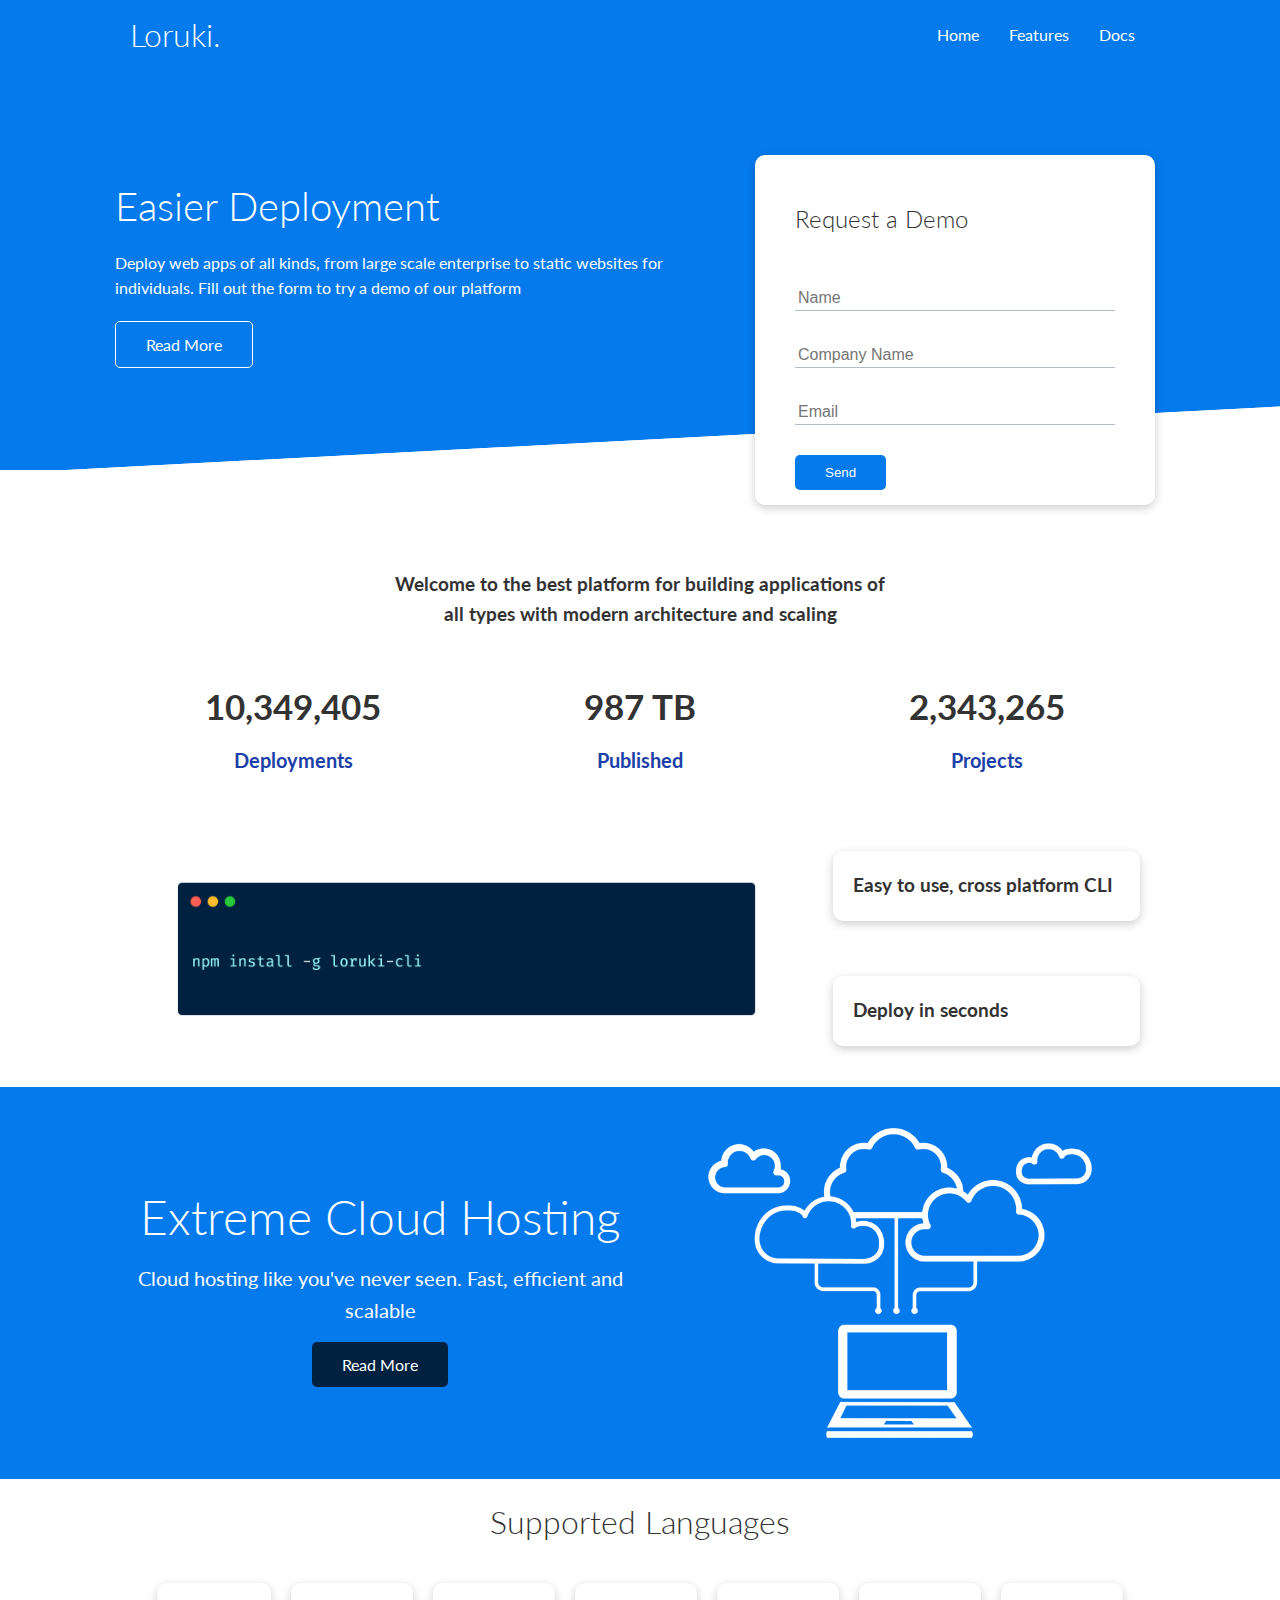
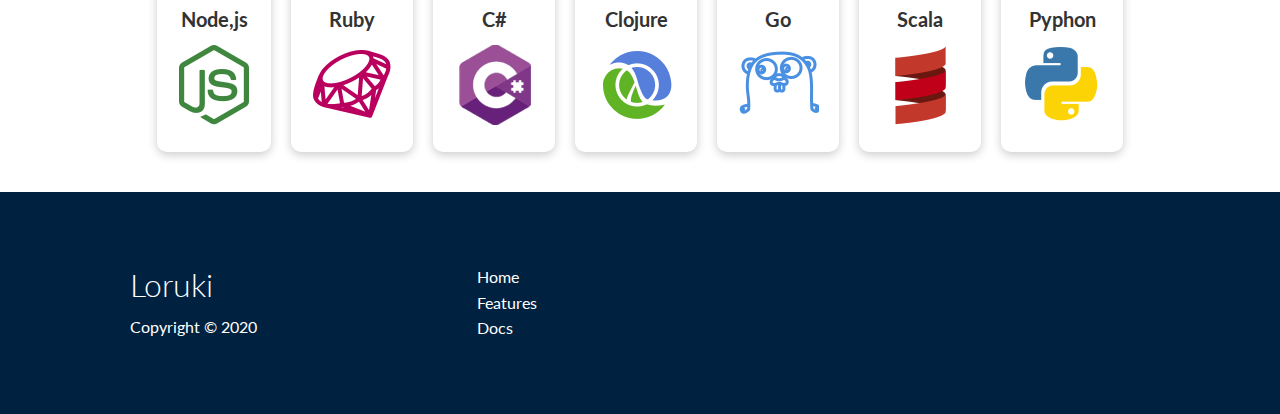
<file: index.html>
<!DOCTYPE html>
<html lang="en">
<head>
    <meta charset="UTF-8">
    <meta name="viewport" content="width=device-width, initial-scale=1.0">
    <link rel="stylesheet" href="https://cdnjs.cloudflare.com/ajax/libs/font-awesome/5.15.3/css/all.min.css" integrity="sha512-iBBXm8fW90+nuLcSKlbmrPcLa0OT92xO1BIsZ+ywDWZCvqsWgccV3gFoRBv0z+8dLJgyAHIhR35VZc2oM/gI1w==" crossorigin="anonymous" />
    <link rel="stylesheet" href="css/utilities.css">
    <link rel="stylesheet" href="css/style.css">
    <title>Loruki| Cloud Hosting For Everyone</title>
</head>
<body>
    <!-- Navbar -->
    <div class="navbar">
        <div class="container flex">
            <h1 class="logo">Loruki.</h1>
            <nav>
                <ul>
                    <li><a href="index.html">Home</a></li>
                    <li><a href="features.html">Features</a></li>
                    <li><a href="docs.html">Docs</a></li>
                </ul>
            </nav>
        </div>
    </div>

    <!-- Showcase -->
    <section class="showcase">
        <div class="container grid">
            <div class="showcase-text">
                <h1>Easier Deployment</h1>
                <p>Deploy web apps of all kinds, from large scale enterprise to static websites for individuals. Fill out the form to try a demo of our platform</p>
                <a href="features.html" class="btn btn-outline">Read More</a>
            </div>

            <div class="showcase-form card">
                <h2>Request a Demo</h2>
                <form name="contact" method="POST" netlify-honeypot="bot-field" data-netlify="true">
                    <input type="hidden" name="form-name" value="contact">
                    <p class="hidden">
                        <label>Don’t fill this out if you’re human: <input name="bot-field" /></label>
                      </p>

                    <div class="form-control">
                        <input type="text" name="name" placeholder="Name" required>
                    </div>
                    <div class="form-control">
                        <input type="text" name="company" placeholder="Company Name" required>
                    </div>
                    <div class="form-control">
                        <input type="email" name="email" placeholder="Email" required>
                    </div>
                    <input type="submit" value="Send" class="btn btn-primary">
                </form>
            </div>
        </div>
    </section>

    <!-- Stats -->
    <section class="stats">
        <div class="container">
            <h3 class="stats-heading text-center my-1">
                Welcome to the best platform for building applications of all types with modern architecture and scaling
            </h3>
            <div class="grid grid-3 text-center my-4">
                <div>
                    <i class="fas fa-server fa-3x"></i>
                    <h3>10,349,405</h3>
                    <p class="text-secondary">Deployments</p>
                </div>
                <div>
                    <i class="fas fa-upload fa-3x"></i>
                    <h3>987 TB</h3>
                    <p class="text-secondary">Published</p>
                </div>
                <div>
                    <i class="fas fa-project-diagram fa-3x"></i>
                    <h3>2,343,265</h3>
                    <p class="text-secondary">Projects</p>
                </div>
            </div>
        </div>
    </section>

    <!-- Cli -->

    <section class="cli">
        <div class="container grid">
            <img src="images/cli.png" alt="">
            <div class="card">
                <h3>Easy to use, cross platform CLI</h3>
            </div>
            <div class="card">
                <h3>Deploy in seconds</h3>
            </div>
        </div>
    </section>

    <!-- Cloud -->

    <section class="cloud bg-primary my-2 py-2">
        <div class="container grid">
            <div class="text-center">
                <h2 class="lg">Extreme Cloud Hosting</h2>
                <p class="lead my-1">Cloud hosting like you've never seen. Fast, efficient and scalable</p>
                <a href="features.html" class="btn btn-dark">Read More</a>
            </div>
            <img src="images/cloud.png" alt="">
        </div>
    </section>

    <!-- Languages -->

    <section class="languages">
        <h2 class="md text-center my-2">Supported Languages</h2>
        <div class="container flex">
            <div class="card">
                <h4>Node,js</h4>
                <img src="images/logos/node.png" alt="">
            </div>
            <div class="card">
                <h4>Ruby</h4>
                <img src="images/logos/ruby.png" alt="">
            </div>
            <div class="card">
                <h4>C#</h4>
                <img src="images/logos/csharp.png" alt="">
            </div>
            <div class="card">
                <h4>Clojure</h4>
                <img src="images/logos/clojure.png" alt="">
            </div>
            <div class="card">
                <h4>Go</h4>
                <img src="images/logos/go.png" alt="">
            </div>
            <div class="card">
                <h4>Scala</h4>
                <img src="images/logos/scala.png" alt="">
            </div>
            <div class="card">
                <h4>Pyphon</h4>
                <img src="images/logos/python.png" alt="">
            </div>
        </div>
    </section>

    <!-- Footer -->
    <footer class="footer bg-dark py-5">
        <div class="container grid grid-3">
            <div>
                <h1>Loruki</h1>
                <p>Copyright &copy; 2020</p>
            </div>
            <nav>
                <ul>
                    <li><a href="index.html">Home</a></li>
                    <li><a href="features.html">Features</a></li>
                    <li><a href="docs.html">Docs</a></li>
                </ul>
            </nav>
            <div class="social">
                <a href="#"><i class="fab fa-github fa-2x"></i></a>
                <a href="#"><i class="fab fa-facebook fa-2x"></i></a>
                <a href="#"><i class="fab fa-instagram fa-2x"></i></a>
                <a href="#"><i class="fab fa-twitter fa-2x"></i></a>
            </div>
        </div>
    </footer>

</body>
</html>
</file>
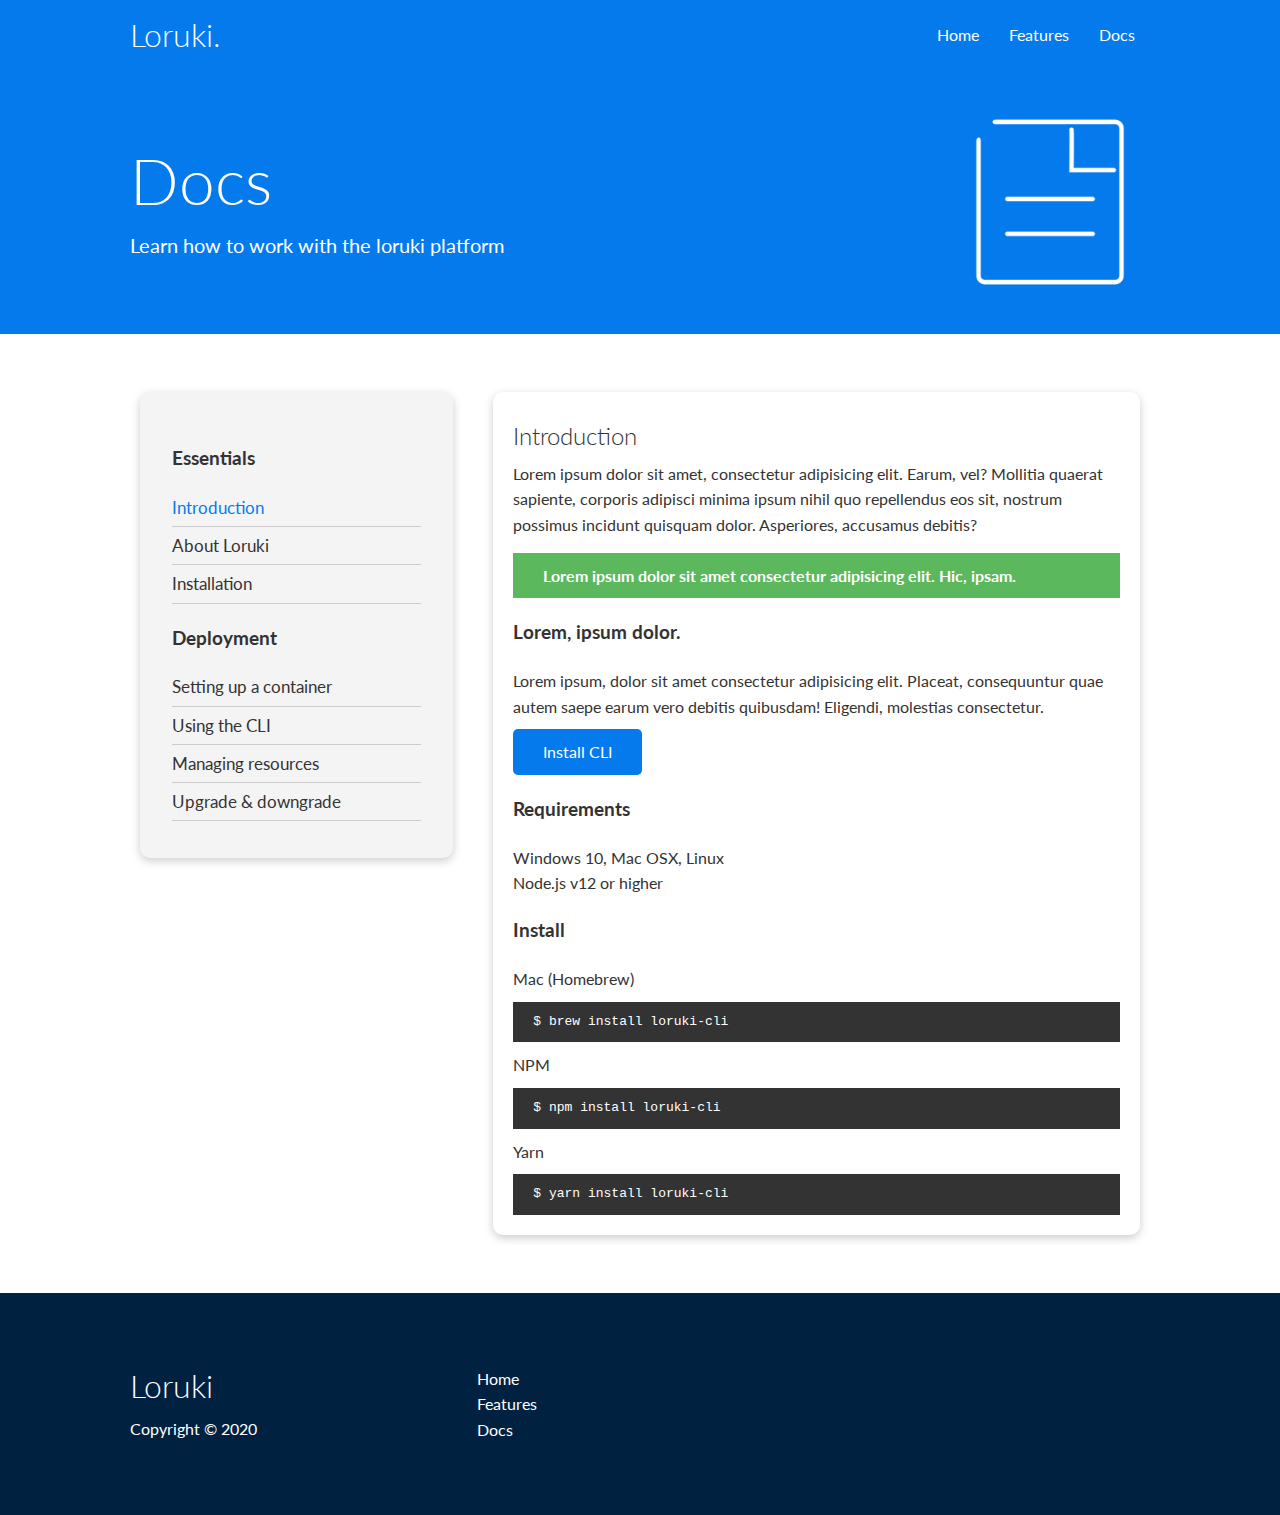
<file: docs.html>
<!DOCTYPE html>
<html lang="en">
<head>
    <meta charset="UTF-8">
    <meta name="viewport" content="width=device-width, initial-scale=1.0">
    <link rel="stylesheet" href="https://cdnjs.cloudflare.com/ajax/libs/font-awesome/5.15.3/css/all.min.css" integrity="sha512-iBBXm8fW90+nuLcSKlbmrPcLa0OT92xO1BIsZ+ywDWZCvqsWgccV3gFoRBv0z+8dLJgyAHIhR35VZc2oM/gI1w==" crossorigin="anonymous" />
    <link rel="stylesheet" href="css/utilities.css">
    <link rel="stylesheet" href="css/style.css">
    <title>Loruki| Cloud Hosting For Everyone</title>
</head>
<body>
    <!-- Navbar -->
    <div class="navbar">
        <div class="container flex">
            <h1 class="logo">Loruki.</h1>
            <nav>
                <ul>
                    <li><a href="index.html">Home</a></li>
                    <li><a href="features.html">Features</a></li>
                    <li><a href="docs.html">Docs</a></li>
                </ul>
            </nav>
        </div>
    </div>

    <!--Head-->

    <section class="docs-head bg-primary py-3">
        <div class="container grid">
            <div>
                <h1 class="xl">Docs</h1>
                <p class="lead">Learn how to work with the loruki platform</p>
            </div>
            <img src="images/docs.png" alt="">
        </div>
    </section>

    <!-- Docs main -->

    <section class="docs-main my-4">
        <div class="container grid">
            <div class="card bg-light p-3">
                <h3 class="my-2">Essentials</h3>
                <nav>
                    <ul>
                        <li><a class="text-primary" href="#">Introduction</a></li>
                        <li><a href="#">About Loruki</a></li>
                        <li><a href="#">Installation</a></li>
                    </ul>
                </nav>

                <h3 class="my-2">Deployment</h3>
                <nav>
                    <ul>
                        <li><a href="#">Setting up a container</a></li>
                        <li><a href="#">Using the CLI</a></li>
                        <li><a href="#">Managing resources</a></li>
                        <li><a href="#">Upgrade & downgrade</a></li>
                    </ul>
                </nav>
            </div>
            <div class="card">
                <h2>Introduction</h2>
                <p>Lorem ipsum dolor sit amet, consectetur adipisicing elit. Earum, vel? Mollitia quaerat sapiente, corporis adipisci minima ipsum nihil quo repellendus eos sit, nostrum possimus incidunt quisquam dolor. Asperiores, accusamus debitis?</p>
                <div class="alert alert-success">
                    <i class="fas fa-info"></i>Lorem ipsum dolor sit amet consectetur adipisicing elit. Hic, ipsam.
                </div>
                <h3>Lorem, ipsum dolor.</h3>

                <p>Lorem ipsum, dolor sit amet consectetur adipisicing elit. Placeat, consequuntur quae autem saepe earum vero debitis quibusdam! Eligendi, molestias consectetur.</p>
                <a href="#" class="btn btn-primary">Install CLI</a>

                <h3>Requirements</h3>
                <ul>
                    <li>Windows 10, Mac OSX, Linux</li>
                    <li>Node.js v12 or higher</li>
                </ul>

                <h3>Install</h3>
                <p>Mac (Homebrew)</p>
                <pre><code>$ brew install loruki-cli</code></pre>
                <p>NPM</p>
                <pre><code>$ npm install loruki-cli</code></pre>
                <p>Yarn</p>
                <pre><code>$ yarn install loruki-cli</code></pre>
            </div>
        </div>
    </section>

    <!-- Footer -->
    <footer class="footer bg-dark py-5">
        <div class="container grid grid-3">
            <div>
                <h1>Loruki</h1>
                <p>Copyright &copy; 2020</p>
            </div>
            <nav>
                <ul>
                    <li><a href="index.html">Home</a></li>
                    <li><a href="features.html">Features</a></li>
                    <li><a href="docs.html">Docs</a></li>
                </ul>
            </nav>
            <div class="social">
                <a href="#"><i class="fab fa-github fa-2x"></i></a>
                <a href="#"><i class="fab fa-facebook fa-2x"></i></a>
                <a href="#"><i class="fab fa-instagram fa-2x"></i></a>
                <a href="#"><i class="fab fa-twitter fa-2x"></i></a>
            </div>
        </div>
    </footer>

</body>
</html>
</file>
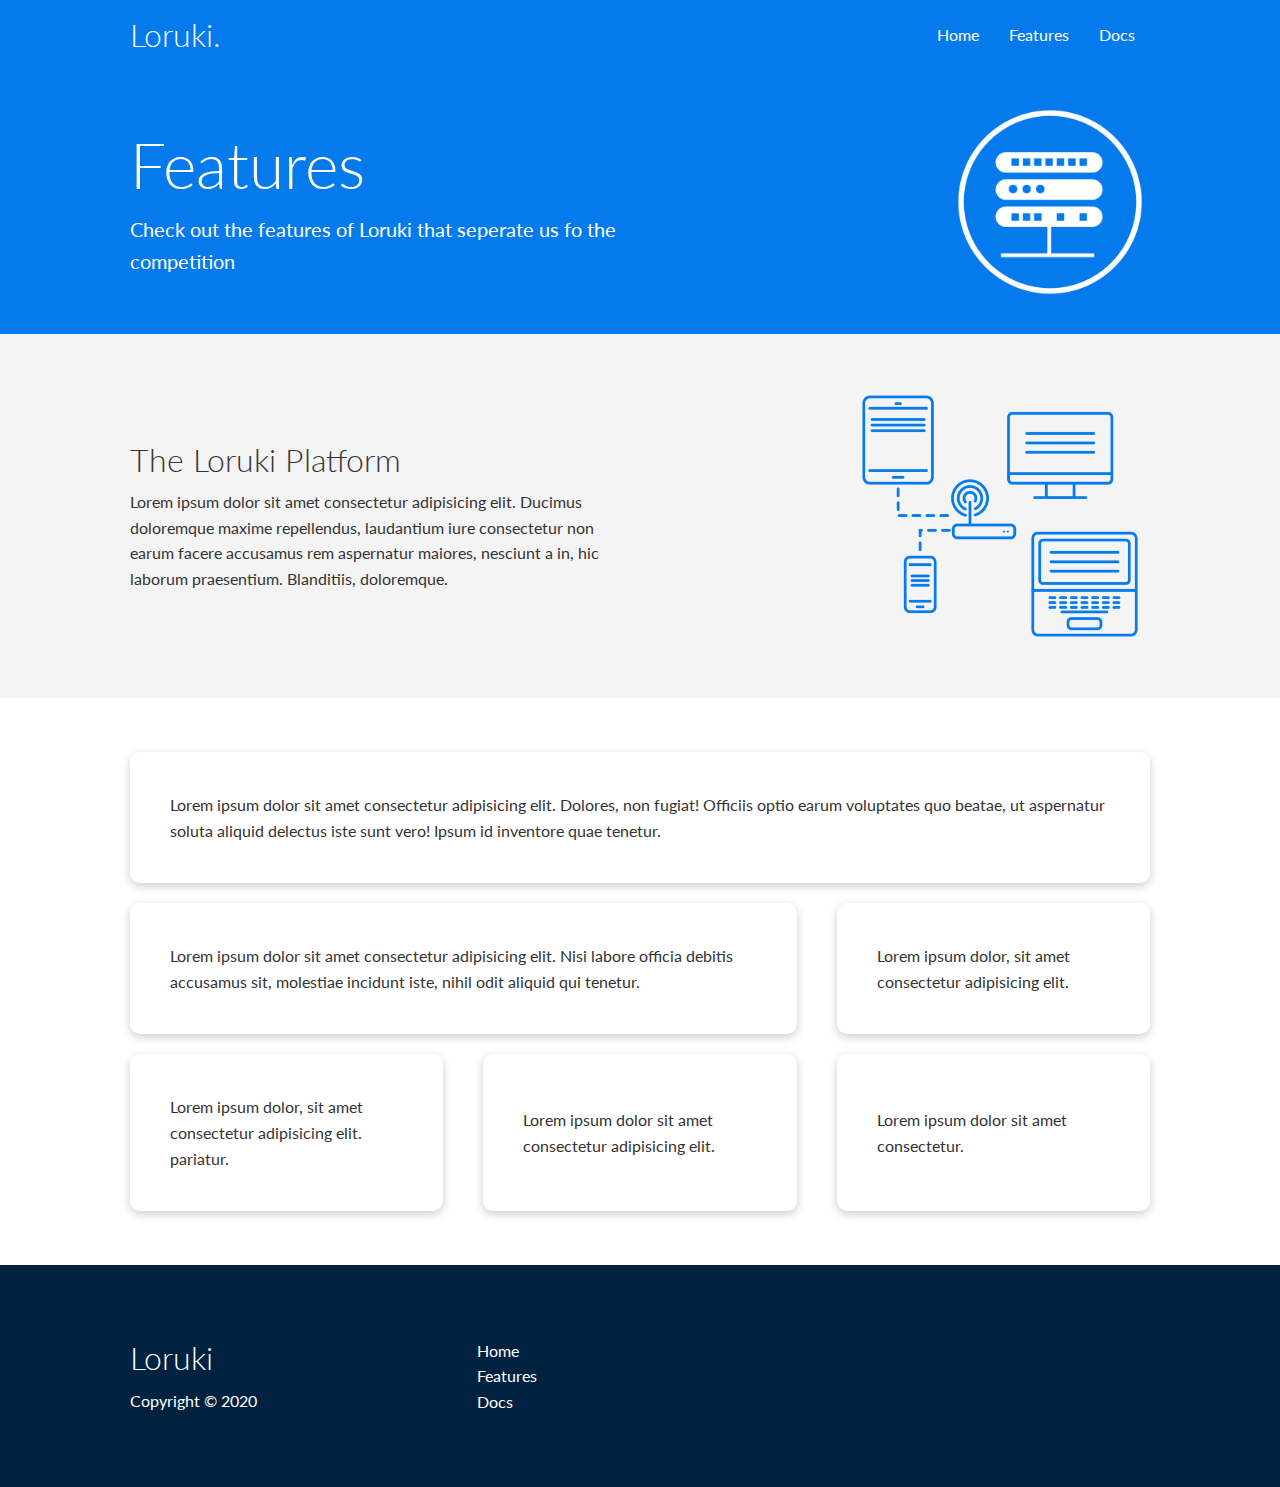
<file: features.html>
<!DOCTYPE html>
<html lang="en">
<head>
    <meta charset="UTF-8">
    <meta name="viewport" content="width=device-width, initial-scale=1.0">
    <link rel="stylesheet" href="https://cdnjs.cloudflare.com/ajax/libs/font-awesome/5.15.3/css/all.min.css" integrity="sha512-iBBXm8fW90+nuLcSKlbmrPcLa0OT92xO1BIsZ+ywDWZCvqsWgccV3gFoRBv0z+8dLJgyAHIhR35VZc2oM/gI1w==" crossorigin="anonymous" />
    <link rel="stylesheet" href="css/utilities.css">
    <link rel="stylesheet" href="css/style.css">
    <title>Loruki| Cloud Hosting For Everyone</title>
</head>
<body>
    <!-- Navbar -->
    <div class="navbar">
        <div class="container flex">
            <h1 class="logo">Loruki.</h1>
            <nav>
                <ul>
                    <li><a href="index.html">Home</a></li>
                    <li><a href="features.html">Features</a></li>
                    <li><a href="docs.html">Docs</a></li>
                </ul>
            </nav>
        </div>
    </div>

    <!--Head-->

    <section class="features-head bg-primary py-3">
        <div class="container grid">
            <div>
                <h1 class="xl">Features</h1>
                <p class="lead">Check out the features of Loruki that seperate us fo the competition</p>
            </div>
            <img src="images/server.png" alt="">
        </div>
    </section>

    <!-- Sub head-->

    <section class="features-sub-head bg-light py-3">
        <div class="container grid">
            <div>
                <h1 class="md">The Loruki Platform</h1>
                <p>Lorem ipsum dolor sit amet consectetur adipisicing elit. Ducimus doloremque maxime repellendus, laudantium iure consectetur non earum facere accusamus rem aspernatur maiores, nesciunt a in, hic laborum praesentium. Blanditiis, doloremque.</p>
            </div>
            <img src="images/server2.png" alt="">
        </div>
    </section>

    <!-- Main -->

    <section class="features-main my-2">
        <div class="container grid grid-3">
            <div class="card flex">
                <i class="fas fa-server fa-3x"></i>
                <p>Lorem ipsum dolor sit amet consectetur adipisicing elit. Dolores, non fugiat! Officiis optio earum voluptates quo beatae, ut aspernatur soluta aliquid delectus iste sunt vero! Ipsum id inventore quae tenetur.</p>
            </div>
            <div class="card flex">
                <i class="fas fa-database fa-3x"></i>
                <p>Lorem ipsum dolor sit amet consectetur adipisicing elit. Nisi labore officia debitis accusamus sit, molestiae incidunt iste, nihil odit aliquid qui tenetur.</p>
            </div>
            <div class="card flex">
                <i class="fas fa-laptop-code fa-3x"></i>
                <p>Lorem ipsum dolor, sit amet consectetur adipisicing elit.</p>
            </div>
            <div class="card flex">
                <i class="fas fa-power-off fa-3x"></i>
                <p>Lorem ipsum dolor, sit amet consectetur adipisicing elit. pariatur.</p>
            </div>
            <div class="card flex">
                <i class="fas fa-upload fa-3x"></i>
                <p>Lorem ipsum dolor sit amet consectetur adipisicing elit.</p>
            </div>
            <div class="card flex">
                <i class="fas fa-server fa-3x"></i>
                <p>Lorem ipsum dolor sit amet consectetur.</p>
            </div>

        </div>
    </section>

    <!-- Footer -->
    <footer class="footer bg-dark py-5">
        <div class="container grid grid-3">
            <div>
                <h1>Loruki</h1>
                <p>Copyright &copy; 2020</p>
            </div>
            <nav>
                <ul>
                    <li><a href="index.html">Home</a></li>
                    <li><a href="features.html">Features</a></li>
                    <li><a href="docs.html">Docs</a></li>
                </ul>
            </nav>
            <div class="social">
                <a href="#"><i class="fab fa-github fa-2x"></i></a>
                <a href="#"><i class="fab fa-facebook fa-2x"></i></a>
                <a href="#"><i class="fab fa-instagram fa-2x"></i></a>
                <a href="#"><i class="fab fa-twitter fa-2x"></i></a>
            </div>
        </div>
    </footer>

</body>
</html>
</file>
<file: css/utilities.css>
.container {
    max-width: 1100px;
    margin: 0 auto;
    overflow: auto;
    padding: 0 40px;
}

.card {
    background-color: #fff;
    border-radius: 10px;
    box-shadow: 0 3px 10px rgba(0, 0, 0, 0.2);
    padding: 20px;
    margin: 10px;
    color: #333;
}

.btn {
    display: inline-block;
    padding: 10px 30px;
    cursor: pointer;
    background: var(--primary-color);
    color: #fff;
    border: none;
    border-radius: 5px;
}

.btn-outline {
    background-color: transparent;
    border: 1px #fff solid;
}

.btn:hover {
    transform: scale(0.98);
}

/* Backgrounds & Colored Buttons*/

.bg-primary,
.btn-primary {
    background-color: var(--primary-color);
    color: #fff;
}

.bg-secondary,
.btn-secondary {
    background-color: var(--secondary-color);
    color: #fff;
}

.bg-dark,
.btn-dark {
    background-color: var(--dark-color);
    color: #fff;
}

.bg-light,
.btn-light {
    background-color: var(--light-color);
    color: #333;
}

.bg-primary a,
.btn-primary a,
.bg-secondary a,
.btn-secondary a,
.bg-dark a,
.btn-dark a {
    color: #fff;
}

/* Text colors*/

.text-primary {
    color: var(--primary-color);
}

.text-secondary {
    color: var(--secondary-color);
}

.text-dark {
    color: var(--dark-color);
}

.text-light {
    color: var(--light-color);
}

/* Text Sizes */

.lead {
    font-size: 20px;
}

.sm {
    font-size: 1rem;
}

.md {
    font-size: 2rem;
}

.lg {
    font-size: 3rem;
}

.xl {
    font-size: 4rem;
}

.text-center {
    text-align: center;
}

/* Alert */

.alert {
    background-color: var(--light-color);
    padding: 10px 20px;
    font-weight: bold;
    margin: 15px 0;
}

.alert i {
    margin-right: 10px;
}

.alert-success {
    background-color: var(--success-color);
    color: #fff;
}

.alert-error {
    background-color: var(--error-color);
}

.flex {
    display: flex;
    justify-content: center;
    align-items: center;
    height: 100%;
}

.grid {
    display: grid;
    grid-template-columns: repeat(2, 1fr);
    gap: 20px;
    justify-content: center;
    align-items: center;
    height: 100%;
}

.grid-3 {
    grid-template-columns: repeat(3, 1fr);
}

/* Margin */

/* Top and Bottom */

.my-1 {
    margin: 1rem 0;
}

.my-2 {
    margin: 1.5rem 0;
}
.my-3 {
    margin: 2rem 0;
}
.my-4 {
    margin: 3rem 0;
}
.my-5 {
    margin: 4rem 0;
}

/* Left and Right */

.mx-1 {
    margin: 0 1rem;
}

.mx-2 {
    margin: 0 1.5rem;
}
.mx-3 {
    margin: 0 2rem;
}
.mx-4 {
    margin: 0 3rem;
}
.mx-5 {
    margin: 0 4rem;
}

/* Around */

.m-1 {
    margin: 1rem ;
}

.m-2 {
    margin: 1.5rem ;
}
.m-3 {
    margin: 2rem ;
}
.m-4 {
    margin: 3rem ;
}
.m-5 {
    margin: 4rem ;
}

/* Padding */

/* Top and Bottom */

.py-1 {
    padding: 1rem 0;
}

.py-2 {
    padding: 1.5rem 0;
}
.py-3 {
    padding: 2rem 0;
}
.py-4 {
    padding: 3rem 0;
}
.py-5 {
    padding: 4rem 0;
}

/* Left and Right */

.px-1 {
    padding: 0 1rem;
}

.px-2 {
    padding: 0 1.5rem;
}
.px-3 {
    padding: 0 2rem ;
}
.px-4 {
    padding: 0 3rem ;
}
.px-5 {
    padding: 0 4rem ;
}

/* Around */

.p-1 {
    padding: 1rem ;
}

.p-2 {
    padding: 1.5rem ;
}
.p-3 {
    padding: 2rem ;
}
.p-4 {
    padding: 3rem ;
}
.p-5 {
    padding: 4rem ;
}
</file>
<file: css/style.css>
@import url('https://fonts.googleapis.com/css2?family=Lato:wght@300&display=swap');

:root {
    --primary-color: #047aed;
    --secondary-color: #1c3fa8;
    --dark-color: #002240;
    --light-color: #f4f4f4;
    --success-color: #5cb85c;
    --error-color: #d9534f;
}

* {
    box-sizing: border-box;
    padding: 0;
    margin: 0;
}

body {
    font-family: 'Lato', sans-serif;
    color: #333;
    line-height: 1.6;
}

ul {
    list-style-type: none;
}

a {
    text-decoration: none;
    color: #333;
}

h1, h2 {
    font-weight: 300;
    line-height: 1.2;
    margin: 10px 0;
}

p {
    margin: 10px 0;
}

img {
    width: 100%;
}

pre,
code {
    background-color: #333;
    color: #fff;
    padding: 10px;
}

.hidden {
    visibility: hidden;
    height: 0;
}

/* Navbar */

.navbar {
    background-color: var(--primary-color);
    color: #fff;
    height: 70px;
}

.navbar ul {
    display: flex;
}

.navbar a {
    color: #fff;
    padding: 10px;
    margin: 0 5px;
}

.navbar a:hover {
    border-bottom: 2px #fff solid;
}

.navbar .flex {
    justify-content: space-between;
}

/* Showcase */

.showcase {
    height: 400px;
    background-color: var(--primary-color);
    color: #fff;
    position: relative;
}

.showcase h1 {
    font-size: 40px;
}

.showcase .grid {
    overflow: visible;
    grid-template-columns: 55% 45%;
    gap: 30px;
}

.showcase-text {
    animation: slideInFromLeft 1s ease-in;
}

.showcase-form {
    position: relative;
    top: 60px;
    height: 350px;
    width: 400px;
    padding: 40px;
    z-index: 100;
    justify-self: flex-end;
    animation: slideInFromRight 1s ease-in;
}
.showcase-form .form-control {
    margin: 30px 0;
}

.showcase-form input[type='text'],
.showcase-form input[type='email'] {
    border: 0;
    border-bottom: 1px solid #b4becb;
    width: 100%;
    padding: 3px;
    font-size: 16px;
}

.showcase-form input:focus {
    outline: none;
}

.showcase::before,
.showcase::after {
    content: '';
    position: absolute;
    height: 100px;
    bottom: -70px;
    right: 0;
    left: 0;
    background: #fff;
    transform: skewY(-3deg);
    -webkit-transform: skewY(-3deg);
    -moz-transform: skewY(-3deg);
    -ms-transform: skewY(-3deg);
}

.showcase p {
    margin: 20px 0;
}

/* Stats */

.stats {
    padding-top: 100px;
    animation: slideInFromBottom 1s ease-in;
}

.stats-heading {
    max-width: 500px;
    margin: auto;
}

.stats .grid h3 {
    font-size: 35px;
}

.stats .grid p {
    font-size: 20px;
    font-weight: bold;
}

/* Cli */

.cli .grid {
    grid-template-columns: repeat(3, 1fr);
}

.cli .grid > *:first-child {
    grid-column: 1 / span 2;
    grid-row: 1 / span 2;
}

/* Cloud */

.cloud.grid {
    grid-template-columns: 4fr 3fr;
}

/* Languages */

.languages .flex {
    flex-wrap: wrap;
}

.languages .card {
    text-align: center;
    margin: 18px 10px 40px;
    transition: transform 0.2s ease-in;
}

.languages .card h4 {
    font-size: 20px;
    margin-bottom: 10px;
}

.languages .card:hover {
    transform: translateY(-15px);
}

/* Features */

.features-head img,
.docs-head img {
    width: 200px;
    justify-self: flex-end;
}

.features-sub-head img {
    width: 300px;
    justify-self: flex-end;
}

.features-main .card > i {
    margin-right: 20px;
}

.features-main .grid {
    padding: 30px;
}

.features-main .grid > *:first-child {
    grid-column: 1 / span 3;
}

.features-main .grid > *:nth-child(2) {
    grid-column: 1 / span 2;
}

/* Docs */

.docs-main h3 {
    margin: 20px 0;
}

.docs-main .grid {
    grid-template-columns: 1fr 2fr;
    align-items: flex-start;
}

.docs-main nav li {
    font-size: 17px;
    padding-bottom: 5px;
    margin-bottom: 5px;
    border-bottom: 1px #ccc solid;
}

.docs-main nav a:hover {
    font-weight: bold;
}

/* Footer */

.footer .social a {
    margin: 0 10px;
}

/* Animations */

@keyframes slideInFromLeft {
    0% {
        transform: translateX(-100%)
    }

    100% {
        transform: translateX(0);
    }
}

@keyframes slideInFromRight {
    0% {
        transform: translateX(100%)
    }

    100% {
        transform: translateX(0);
    }
}

@keyframes slideInFromTop {
    0% {
        transform: translateY(-100%)
    }

    100% {
        transform: translateX(0);
    }
}

@keyframes slideInFromBottom {
    0% {
        transform: translateY(100%)
    }

    100% {
        transform: translateX(0);
    }
}

/* Media Queries*/

/* Tablets & Under */
@media(max-width: 768px) {
    .grid,
    .showcase .grid,
    .stats .grid,
    .cli .grid,
    .cloud .grid,
    .features-main .grid,
    .docs-main .grid {
        grid-template-columns: 1fr;
        grid-template-rows: 1fr;
    }


    .showcase {
        height: auto;
    }

    .showcase-text {
        text-align: center;
        margin-top: 40px;
        animation: slideInFromTop 1s ease-in;
    }

    .showcase-form {
        justify-self: center;
        margin: auto;
        animation: slideInFromBottom 1s ease-in;
    }

    .cli .grid > *:first-child {
        grid-column: 1;
        grid-row: 1;
    }

    .features-head,
    .features-sub-head,
    .docs-head {
        text-align: center;
    }

    .features-head img,
    .features-sub-head img,
    .docs-head img {
        justify-self: center;
    }

    .features-main .grid > *:first-child,
    .features-main .grid > *:nth-child(2) {
        grid-column: 1;
    }
}



/* Mobile */

@media(max-width: 500px) {
    .navbar {
        height: 110px;
    }

    .navbar .flex {
        flex-direction: column;
    }

    .navbar ul {
        padding: 10px;
        background-color: rgba(0, 0, 0, 0.1);
    }
}
</file>
